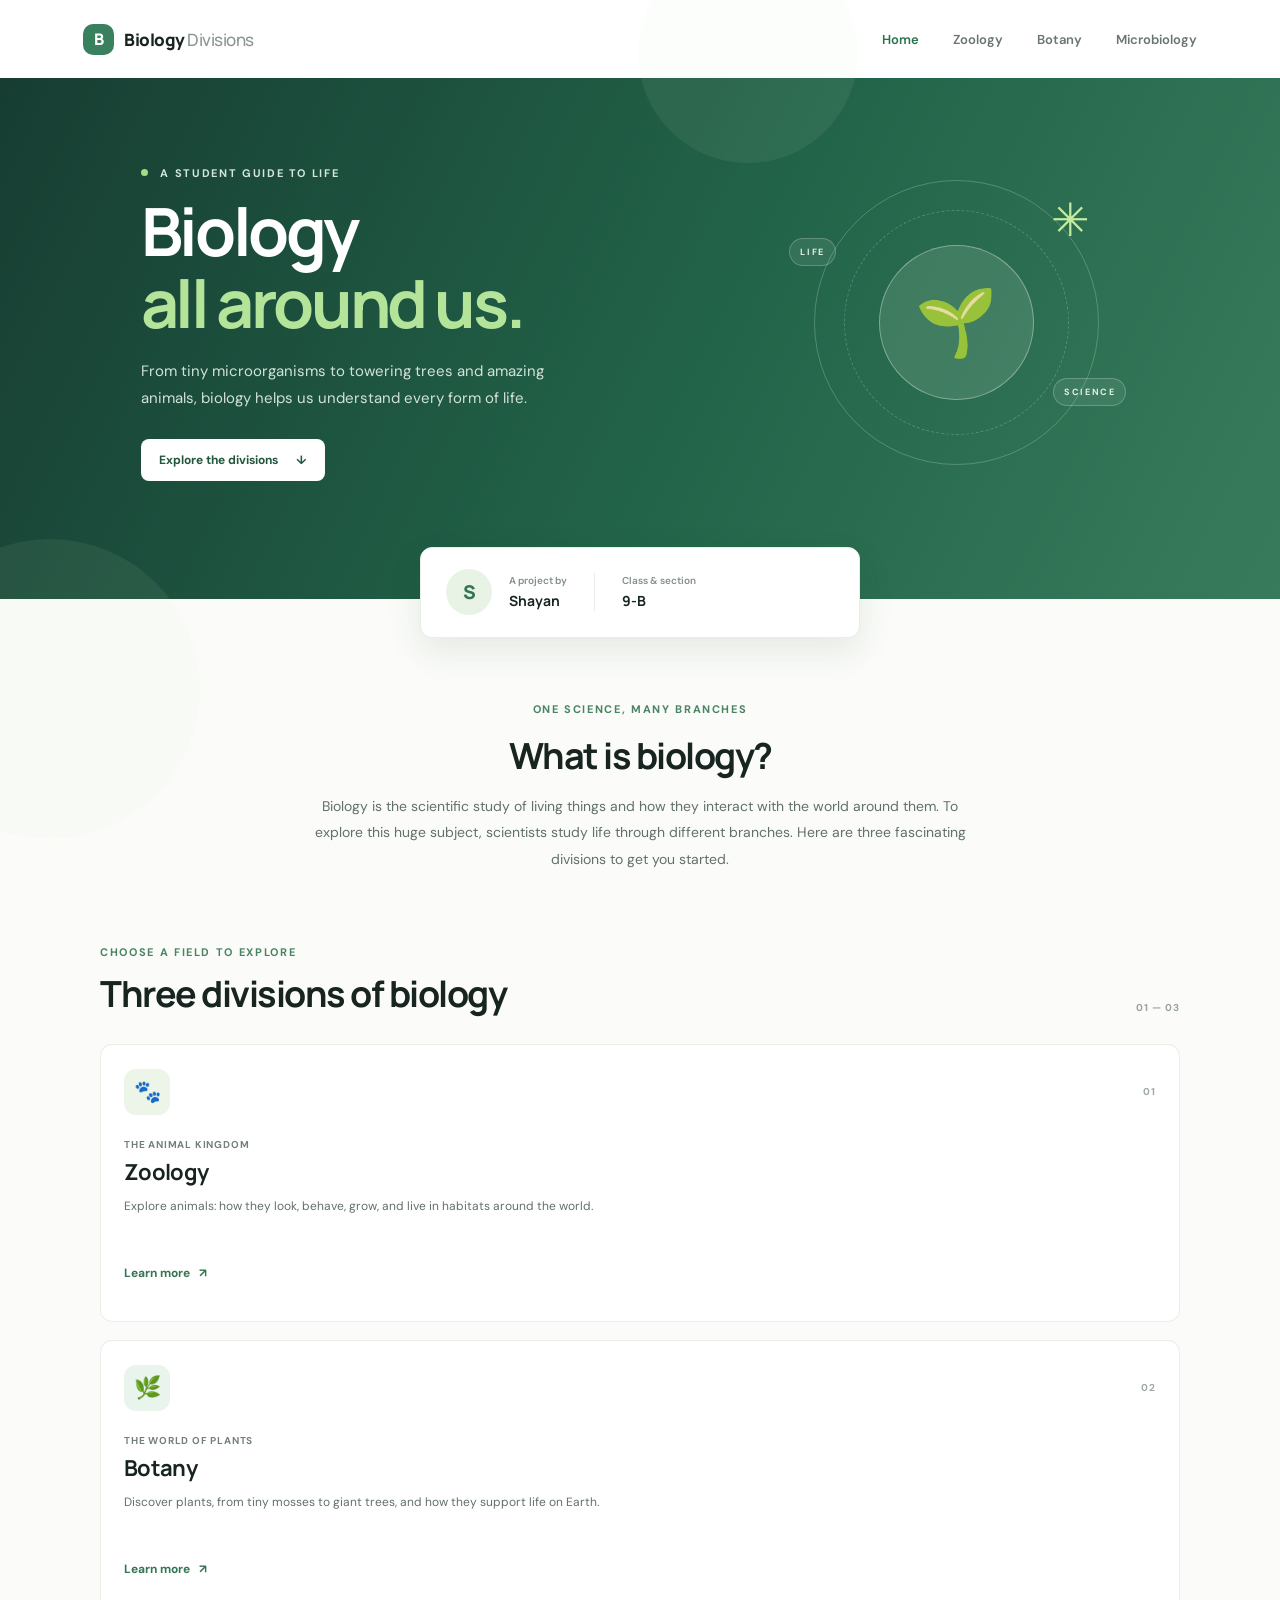
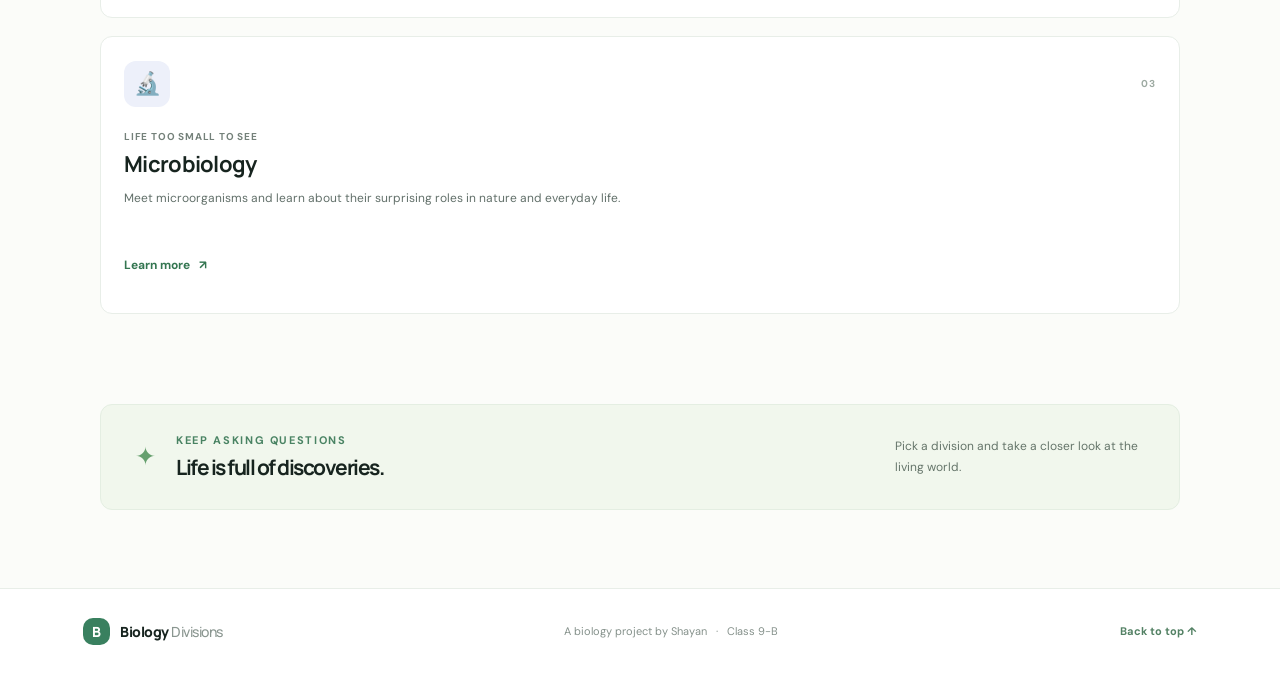
<file: index.html>
<!doctype html>
<html lang="en">
<head>
  <meta charset="utf-8">
  <meta name="viewport" content="width=device-width, initial-scale=1">
  <meta name="description" content="A student-friendly introduction to the three major divisions of biology: zoology, botany, and microbiology.">
  <title>Biology Divisions | Shayan's Class Project</title>
  <link rel="stylesheet" href="index.css">
  <script src="index.js" defer></script>
</head>
<body id="top">
  <header class="site-header">
    <a class="brand" href="index.html" aria-label="Biology Divisions home">
      <span class="brand-mark" aria-hidden="true">B</span>
      <span>Biology <span class="brand-light">Divisions</span></span>
    </a>
    <nav aria-label="Main navigation">
      <a class="active" href="index.html" aria-current="page">Home</a>
      <a href="zoology.html">Zoology</a>
      <a href="botany.html">Botany</a>
      <a href="microbiology.html">Microbiology</a>
    </nav>
  </header>

  <main>
    <section class="hero">
      <div class="hero-orb orb-one" aria-hidden="true"></div>
      <div class="hero-orb orb-two" aria-hidden="true"></div>
      <div class="hero-content" data-reveal>
        <p class="eyebrow"><span class="eyebrow-dot"></span> A student guide to life</p>
        <h1>Biology<br><span>all around us.</span></h1>
        <p class="hero-copy">From tiny microorganisms to towering trees and amazing animals, biology helps us understand every form of life.</p>
        <a class="button button-light" href="#divisions">Explore the divisions <span aria-hidden="true">↓</span></a>
      </div>
      <div class="hero-art" aria-hidden="true">
        <div class="art-ring ring-one"></div>
        <div class="art-ring ring-two"></div>
        <div class="art-leaf">✳</div>
        <div class="art-center">🌱</div>
        <span class="art-label label-one">LIFE</span>
        <span class="art-label label-two">SCIENCE</span>
      </div>
      <aside class="student-card" data-reveal aria-label="Student project details">
        <div class="student-avatar" aria-hidden="true">S</div>
        <div class="student-info">
          <span class="student-label">A project by</span>
          <strong>Shayan</strong>
        </div>
        <span class="student-divider" aria-hidden="true"></span>
        <div class="student-info">
          <span class="student-label">Class &amp; section</span>
          <strong>9-B</strong>
        </div>
      </aside>
    </section>

    <section class="intro section-wrap" data-reveal>
      <p class="eyebrow eyebrow-green">One science, many branches</p>
      <h2>What is biology?</h2>
      <p class="intro-copy">Biology is the scientific study of living things and how they interact with the world around them. To explore this huge subject, scientists study life through different branches. Here are three fascinating divisions to get you started.</p>
    </section>

    <section class="divisions section-wrap" id="divisions">
      <div class="section-heading" data-reveal>
        <div>
          <p class="eyebrow eyebrow-green">Choose a field to explore</p>
          <h2>Three divisions of biology</h2>
        </div>
        <span class="section-count">01 — 03</span>
      </div>
      <div class="division-grid">
        <article class="division-card card-zoology" data-reveal>
          <div class="card-top"><span class="card-icon" aria-hidden="true">🐾</span><span class="card-number">01</span></div>
          <p class="card-kicker">The animal kingdom</p>
          <h3>Zoology</h3>
          <p>Explore animals: how they look, behave, grow, and live in habitats around the world.</p>
          <a class="text-link" href="zoology.html">Learn more <span aria-hidden="true">↗</span></a>
        </article>
        <article class="division-card card-botany" data-reveal>
          <div class="card-top"><span class="card-icon" aria-hidden="true">🌿</span><span class="card-number">02</span></div>
          <p class="card-kicker">The world of plants</p>
          <h3>Botany</h3>
          <p>Discover plants, from tiny mosses to giant trees, and how they support life on Earth.</p>
          <a class="text-link" href="botany.html">Learn more <span aria-hidden="true">↗</span></a>
        </article>
        <article class="division-card card-microbiology" data-reveal>
          <div class="card-top"><span class="card-icon" aria-hidden="true">🔬</span><span class="card-number">03</span></div>
          <p class="card-kicker">Life too small to see</p>
          <h3>Microbiology</h3>
          <p>Meet microorganisms and learn about their surprising roles in nature and everyday life.</p>
          <a class="text-link" href="microbiology.html">Learn more <span aria-hidden="true">↗</span></a>
        </article>
      </div>
    </section>

    <section class="closing section-wrap" data-reveal>
      <span class="closing-icon" aria-hidden="true">✦</span>
      <div>
        <p class="eyebrow eyebrow-green">Keep asking questions</p>
        <h2>Life is full of discoveries.</h2>
      </div>
      <p>Pick a division and take a closer look at the living world.</p>
    </section>
  </main>

  <footer class="site-footer">
    <a class="brand footer-brand" href="index.html"><span class="brand-mark" aria-hidden="true">B</span><span>Biology <span class="brand-light">Divisions</span></span></a>
    <p>A biology project by Shayan <span aria-hidden="true">·</span> Class 9-B</p>
    <a class="back-top" href="#top">Back to top ↑</a>
  </footer>
</body>
</html>
</file>
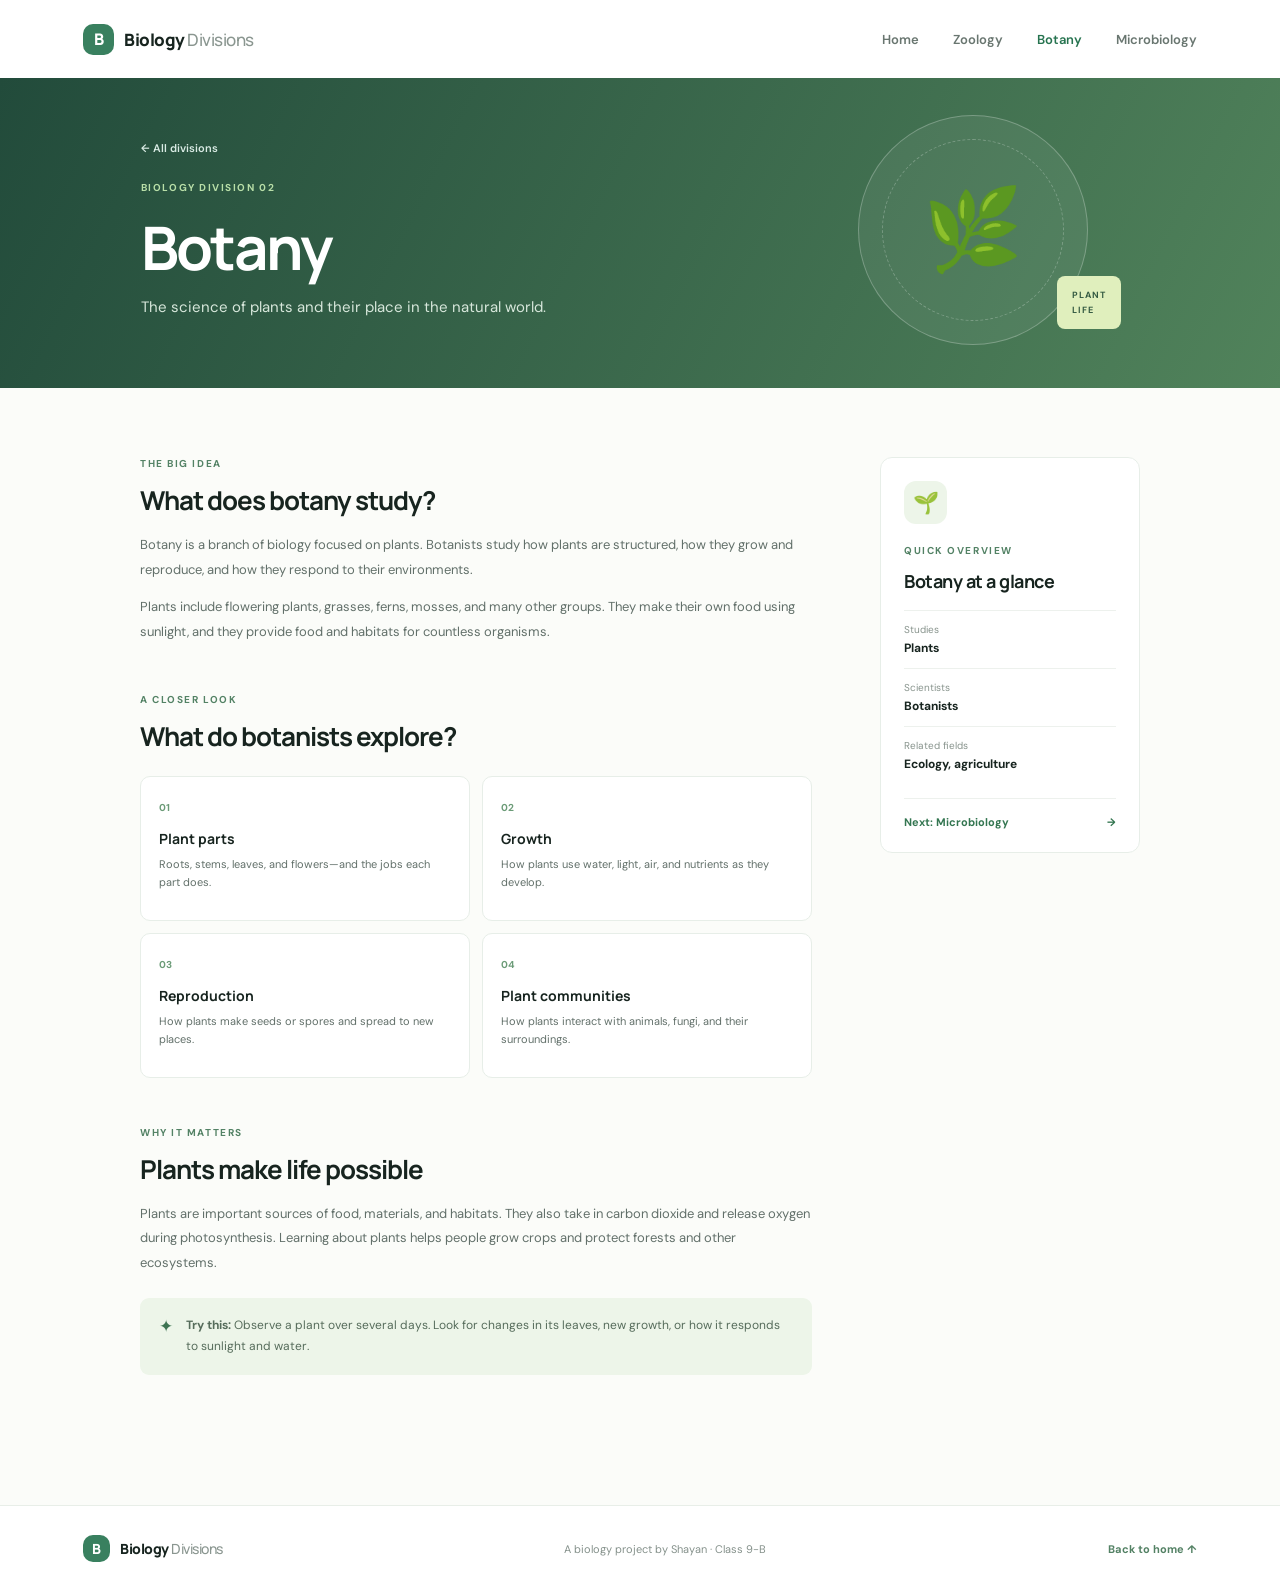
<file: botany.html>
<!doctype html>
<html lang="en">
<head>
  <meta charset="utf-8">
  <meta name="viewport" content="width=device-width, initial-scale=1">
  <meta name="description" content="Learn what botany studies, how plants grow, and why plant science matters.">
  <title>Botany | Biology Divisions</title>
  <link rel="stylesheet" href="botany.css">
  <script src="botany.js" defer></script>
</head>
<body class="botany-page">
  <header class="site-header">
    <a class="brand" href="index.html"><span class="brand-mark" aria-hidden="true">B</span><span>Biology <span class="brand-light">Divisions</span></span></a>
    <nav aria-label="Main navigation">
      <a href="index.html">Home</a><a href="zoology.html">Zoology</a><a class="active" href="botany.html" aria-current="page">Botany</a><a href="microbiology.html">Microbiology</a>
    </nav>
  </header>
  <main>
    <section class="subject-hero">
      <div class="hero-copy" data-reveal>
        <a class="breadcrumb" href="index.html">← All divisions</a>
        <p class="eyebrow">Biology division 02</p>
        <h1>Botany</h1>
        <p class="lead">The science of plants and their place in the natural world.</p>
      </div>
      <div class="hero-illustration" aria-hidden="true"><span>🌿</span><i></i><b>PLANT<br>LIFE</b></div>
    </section>
    <section class="content-layout">
      <article class="main-content">
        <section class="article-section" data-reveal>
          <p class="eyebrow">The big idea</p>
          <h2>What does botany study?</h2>
          <p>Botany is a branch of biology focused on plants. Botanists study how plants are structured, how they grow and reproduce, and how they respond to their environments.</p>
          <p>Plants include flowering plants, grasses, ferns, mosses, and many other groups. They make their own food using sunlight, and they provide food and habitats for countless organisms.</p>
        </section>
        <section class="article-section" data-reveal>
          <p class="eyebrow">A closer look</p>
          <h2>What do botanists explore?</h2>
          <div class="topic-grid">
            <div class="topic"><span>01</span><h3>Plant parts</h3><p>Roots, stems, leaves, and flowers—and the jobs each part does.</p></div>
            <div class="topic"><span>02</span><h3>Growth</h3><p>How plants use water, light, air, and nutrients as they develop.</p></div>
            <div class="topic"><span>03</span><h3>Reproduction</h3><p>How plants make seeds or spores and spread to new places.</p></div>
            <div class="topic"><span>04</span><h3>Plant communities</h3><p>How plants interact with animals, fungi, and their surroundings.</p></div>
          </div>
        </section>
        <section class="article-section" data-reveal>
          <p class="eyebrow">Why it matters</p>
          <h2>Plants make life possible</h2>
          <p>Plants are important sources of food, materials, and habitats. They also take in carbon dioxide and release oxygen during photosynthesis. Learning about plants helps people grow crops and protect forests and other ecosystems.</p>
          <div class="fact-box"><span aria-hidden="true">✦</span><p><strong>Try this:</strong> Observe a plant over several days. Look for changes in its leaves, new growth, or how it responds to sunlight and water.</p></div>
        </section>
      </article>
      <aside class="side-card" data-reveal>
        <span class="side-icon" aria-hidden="true">🌱</span>
        <p class="eyebrow">Quick overview</p>
        <h2>Botany at a glance</h2>
        <dl><div><dt>Studies</dt><dd>Plants</dd></div><div><dt>Scientists</dt><dd>Botanists</dd></div><div><dt>Related fields</dt><dd>Ecology, agriculture</dd></div></dl>
        <a class="side-link" href="microbiology.html">Next: Microbiology <span aria-hidden="true">→</span></a>
      </aside>
    </section>
  </main>
  <footer class="site-footer"><a class="brand footer-brand" href="index.html"><span class="brand-mark" aria-hidden="true">B</span><span>Biology <span class="brand-light">Divisions</span></span></a><p>A biology project by Shayan · Class 9-B</p><a class="back-top" href="index.html">Back to home ↑</a></footer>
</body>
</html>
</file>
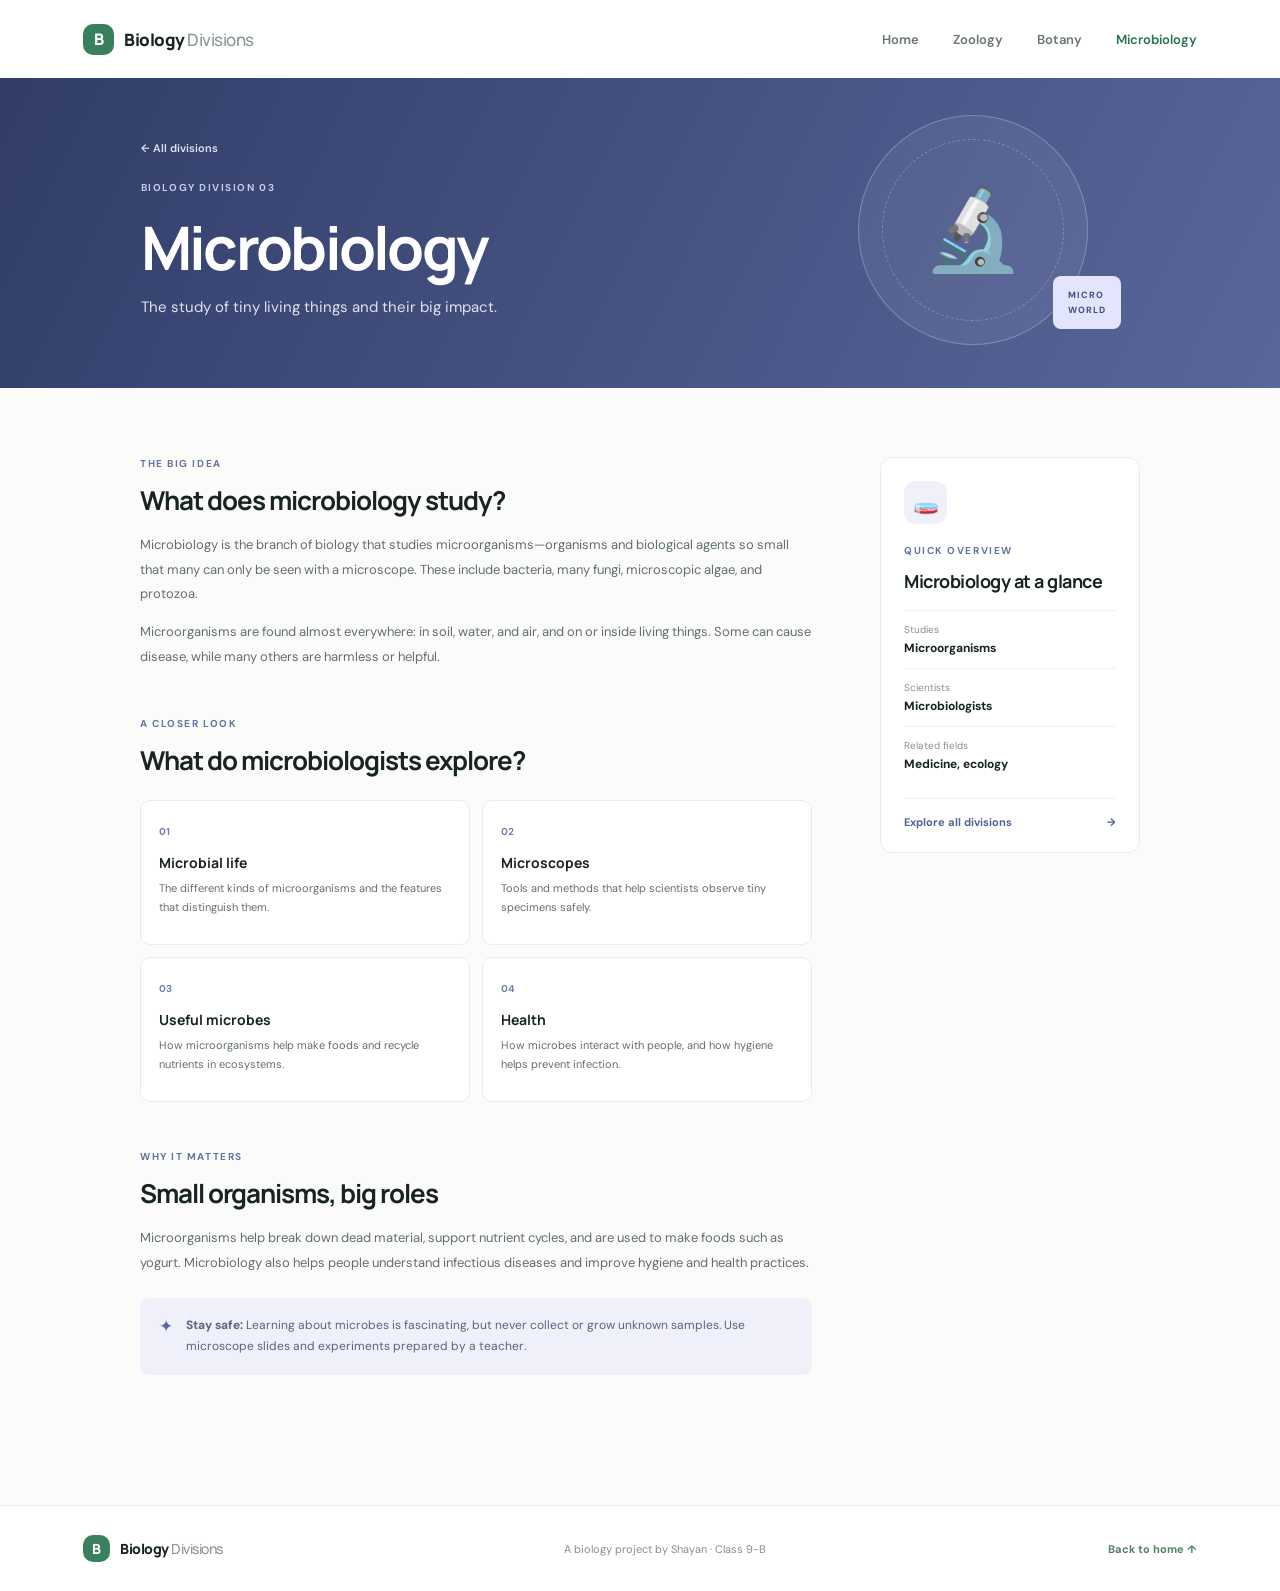
<file: microbiology.html>
<!doctype html>
<html lang="en">
<head>
  <meta charset="utf-8">
  <meta name="viewport" content="width=device-width, initial-scale=1">
  <meta name="description" content="Learn what microbiology studies and how microscopic life affects people and the planet.">
  <title>Microbiology | Biology Divisions</title>
  <link rel="stylesheet" href="microbiology.css">
  <script src="microbiology.js" defer></script>
</head>
<body class="microbiology-page">
  <header class="site-header">
    <a class="brand" href="index.html"><span class="brand-mark" aria-hidden="true">B</span><span>Biology <span class="brand-light">Divisions</span></span></a>
    <nav aria-label="Main navigation">
      <a href="index.html">Home</a><a href="zoology.html">Zoology</a><a href="botany.html">Botany</a><a class="active" href="microbiology.html" aria-current="page">Microbiology</a>
    </nav>
  </header>
  <main>
    <section class="subject-hero">
      <div class="hero-copy" data-reveal>
        <a class="breadcrumb" href="index.html">← All divisions</a>
        <p class="eyebrow">Biology division 03</p>
        <h1>Microbiology</h1>
        <p class="lead">The study of tiny living things and their big impact.</p>
      </div>
      <div class="hero-illustration" aria-hidden="true"><span>🔬</span><i></i><b>MICRO<br>WORLD</b></div>
    </section>
    <section class="content-layout">
      <article class="main-content">
        <section class="article-section" data-reveal>
          <p class="eyebrow">The big idea</p>
          <h2>What does microbiology study?</h2>
          <p>Microbiology is the branch of biology that studies microorganisms—organisms and biological agents so small that many can only be seen with a microscope. These include bacteria, many fungi, microscopic algae, and protozoa.</p>
          <p>Microorganisms are found almost everywhere: in soil, water, and air, and on or inside living things. Some can cause disease, while many others are harmless or helpful.</p>
        </section>
        <section class="article-section" data-reveal>
          <p class="eyebrow">A closer look</p>
          <h2>What do microbiologists explore?</h2>
          <div class="topic-grid">
            <div class="topic"><span>01</span><h3>Microbial life</h3><p>The different kinds of microorganisms and the features that distinguish them.</p></div>
            <div class="topic"><span>02</span><h3>Microscopes</h3><p>Tools and methods that help scientists observe tiny specimens safely.</p></div>
            <div class="topic"><span>03</span><h3>Useful microbes</h3><p>How microorganisms help make foods and recycle nutrients in ecosystems.</p></div>
            <div class="topic"><span>04</span><h3>Health</h3><p>How microbes interact with people, and how hygiene helps prevent infection.</p></div>
          </div>
        </section>
        <section class="article-section" data-reveal>
          <p class="eyebrow">Why it matters</p>
          <h2>Small organisms, big roles</h2>
          <p>Microorganisms help break down dead material, support nutrient cycles, and are used to make foods such as yogurt. Microbiology also helps people understand infectious diseases and improve hygiene and health practices.</p>
          <div class="fact-box"><span aria-hidden="true">✦</span><p><strong>Stay safe:</strong> Learning about microbes is fascinating, but never collect or grow unknown samples. Use microscope slides and experiments prepared by a teacher.</p></div>
        </section>
      </article>
      <aside class="side-card" data-reveal>
        <span class="side-icon" aria-hidden="true">🧫</span>
        <p class="eyebrow">Quick overview</p>
        <h2>Microbiology at a glance</h2>
        <dl><div><dt>Studies</dt><dd>Microorganisms</dd></div><div><dt>Scientists</dt><dd>Microbiologists</dd></div><div><dt>Related fields</dt><dd>Medicine, ecology</dd></div></dl>
        <a class="side-link" href="index.html#divisions">Explore all divisions <span aria-hidden="true">→</span></a>
      </aside>
    </section>
  </main>
  <footer class="site-footer"><a class="brand footer-brand" href="index.html"><span class="brand-mark" aria-hidden="true">B</span><span>Biology <span class="brand-light">Divisions</span></span></a><p>A biology project by Shayan · Class 9-B</p><a class="back-top" href="index.html">Back to home ↑</a></footer>
</body>
</html>
</file>
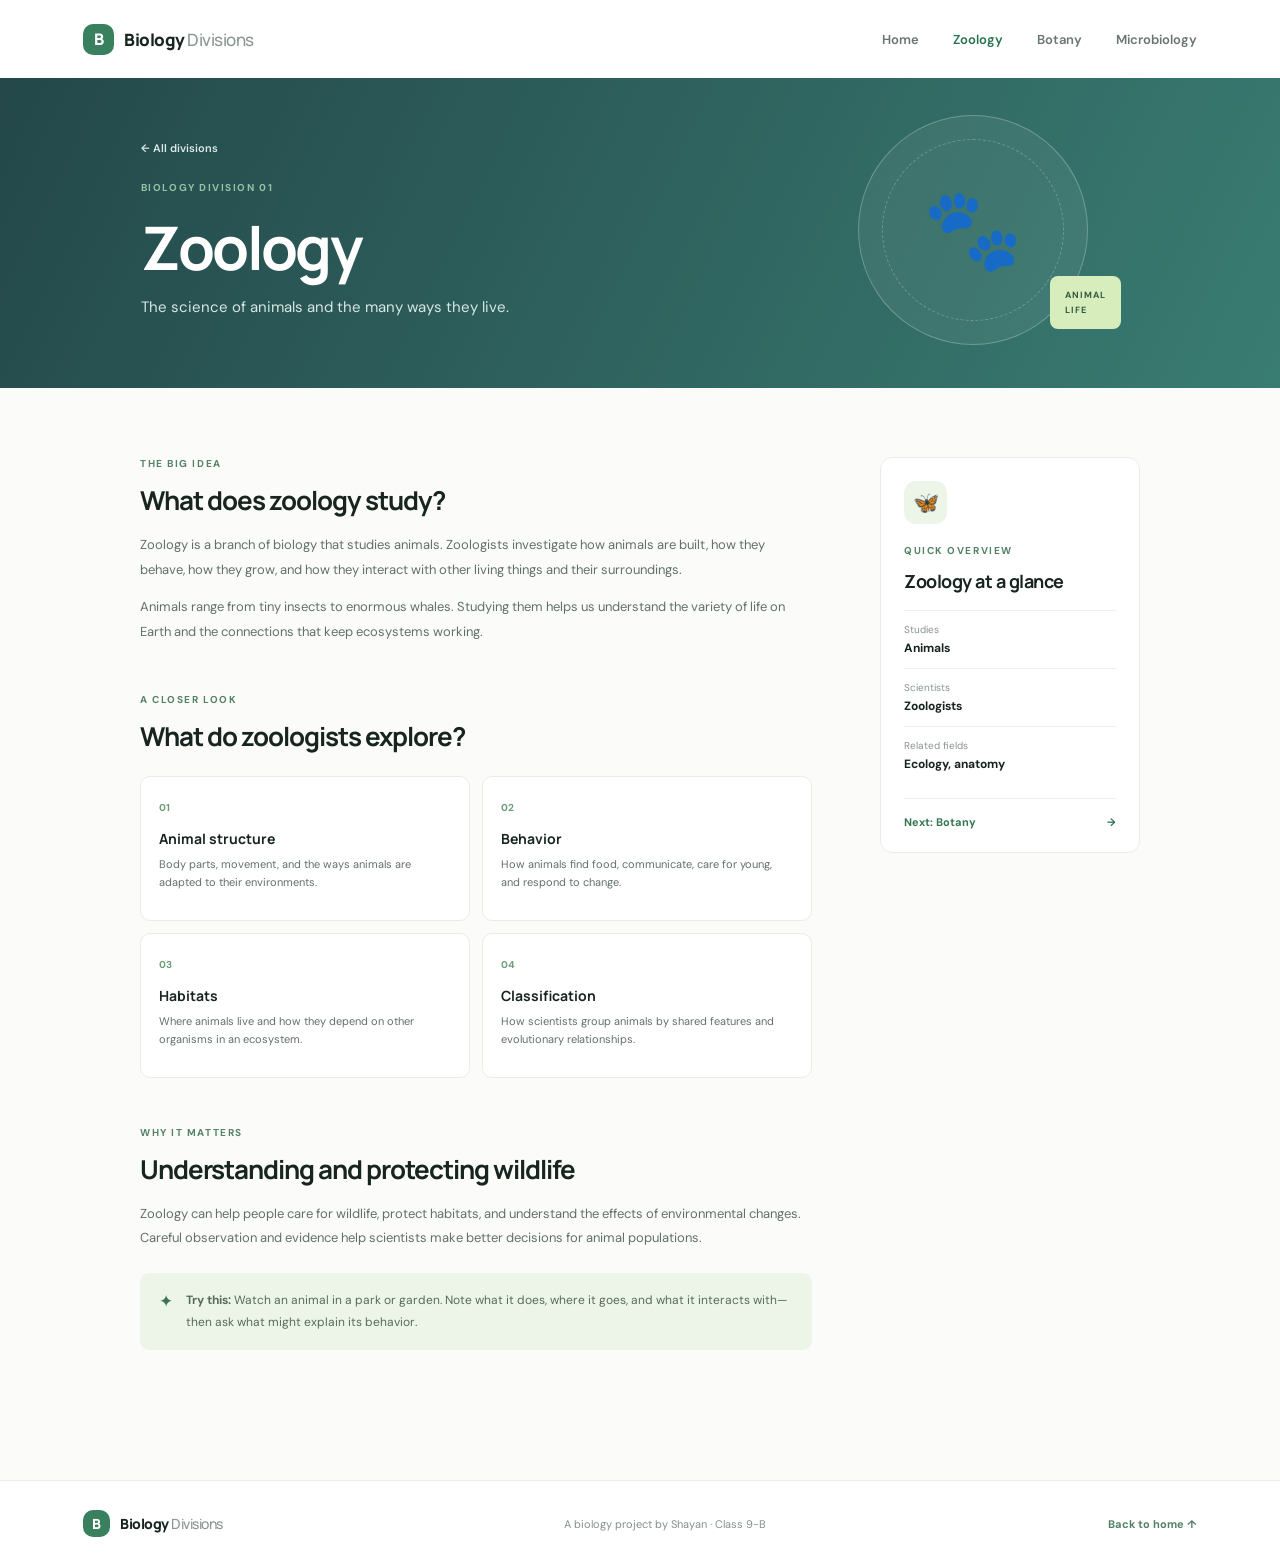
<file: zoology.html>
<!doctype html>
<html lang="en">
<head>
  <meta charset="utf-8">
  <meta name="viewport" content="width=device-width, initial-scale=1">
  <meta name="description" content="Learn what zoology studies, how animals live, and why animal science matters.">
  <title>Zoology | Biology Divisions</title>
  <link rel="stylesheet" href="zoology.css">
  <script src="zoology.js" defer></script>
</head>
<body class="zoology-page">
  <header class="site-header">
    <a class="brand" href="index.html"><span class="brand-mark" aria-hidden="true">B</span><span>Biology <span class="brand-light">Divisions</span></span></a>
    <nav aria-label="Main navigation">
      <a href="index.html">Home</a><a class="active" href="zoology.html" aria-current="page">Zoology</a><a href="botany.html">Botany</a><a href="microbiology.html">Microbiology</a>
    </nav>
  </header>
  <main>
    <section class="subject-hero">
      <div class="hero-copy" data-reveal>
        <a class="breadcrumb" href="index.html">← All divisions</a>
        <p class="eyebrow">Biology division 01</p>
        <h1>Zoology</h1>
        <p class="lead">The science of animals and the many ways they live.</p>
      </div>
      <div class="hero-illustration" aria-hidden="true"><span>🐾</span><i></i><b>ANIMAL<br>LIFE</b></div>
    </section>
    <section class="content-layout">
      <article class="main-content">
        <section class="article-section" data-reveal>
          <p class="eyebrow">The big idea</p>
          <h2>What does zoology study?</h2>
          <p>Zoology is a branch of biology that studies animals. Zoologists investigate how animals are built, how they behave, how they grow, and how they interact with other living things and their surroundings.</p>
          <p>Animals range from tiny insects to enormous whales. Studying them helps us understand the variety of life on Earth and the connections that keep ecosystems working.</p>
        </section>
        <section class="article-section" data-reveal>
          <p class="eyebrow">A closer look</p>
          <h2>What do zoologists explore?</h2>
          <div class="topic-grid">
            <div class="topic"><span>01</span><h3>Animal structure</h3><p>Body parts, movement, and the ways animals are adapted to their environments.</p></div>
            <div class="topic"><span>02</span><h3>Behavior</h3><p>How animals find food, communicate, care for young, and respond to change.</p></div>
            <div class="topic"><span>03</span><h3>Habitats</h3><p>Where animals live and how they depend on other organisms in an ecosystem.</p></div>
            <div class="topic"><span>04</span><h3>Classification</h3><p>How scientists group animals by shared features and evolutionary relationships.</p></div>
          </div>
        </section>
        <section class="article-section" data-reveal>
          <p class="eyebrow">Why it matters</p>
          <h2>Understanding and protecting wildlife</h2>
          <p>Zoology can help people care for wildlife, protect habitats, and understand the effects of environmental changes. Careful observation and evidence help scientists make better decisions for animal populations.</p>
          <div class="fact-box"><span aria-hidden="true">✦</span><p><strong>Try this:</strong> Watch an animal in a park or garden. Note what it does, where it goes, and what it interacts with—then ask what might explain its behavior.</p></div>
        </section>
      </article>
      <aside class="side-card" data-reveal>
        <span class="side-icon" aria-hidden="true">🦋</span>
        <p class="eyebrow">Quick overview</p>
        <h2>Zoology at a glance</h2>
        <dl><div><dt>Studies</dt><dd>Animals</dd></div><div><dt>Scientists</dt><dd>Zoologists</dd></div><div><dt>Related fields</dt><dd>Ecology, anatomy</dd></div></dl>
        <a class="side-link" href="botany.html">Next: Botany <span aria-hidden="true">→</span></a>
      </aside>
    </section>
  </main>
  <footer class="site-footer"><a class="brand footer-brand" href="index.html"><span class="brand-mark" aria-hidden="true">B</span><span>Biology <span class="brand-light">Divisions</span></span></a><p>A biology project by Shayan · Class 9-B</p><a class="back-top" href="index.html">Back to home ↑</a></footer>
</body>
</html>
</file>
<file: index.css>
@import url('https://fonts.googleapis.com/css2?family=DM+Sans:wght@400;500;600;700&family=Manrope:wght@400;500;600;700;800&display=swap');

:root {
  color-scheme: light;
  --ink: #17241f;
  --muted: #62706a;
  --green: #2e7658;
  --paper: #fbfcf9;
  --line: #e8eee8;
  font-family: "DM Sans", "Segoe UI", sans-serif;
}

* { box-sizing: border-box; }
html { scroll-behavior: smooth; }
body { margin: 0; background: var(--paper); color: var(--ink); }
a { color: inherit; text-decoration: none; }
.site-header { height: 78px; padding: 0 max(6.5vw, 24px); display: flex; align-items: center; justify-content: space-between; background: #fff; }
.brand { display: inline-flex; gap: 10px; align-items: center; font: 800 17px Manrope, sans-serif; letter-spacing: -.5px; }
.brand-mark { width: 31px; height: 31px; display: grid; place-items: center; border-radius: 10px; color: #fff; background: #39805f; font: 800 16px Manrope, sans-serif; }
.brand-light { color: #8a9690; font-weight: 500; }
nav { display: flex; align-items: center; gap: 34px; }
nav a { color: #697670; font-size: 13px; font-weight: 600; transition: color .2s ease; }
nav a:hover, nav a.active { color: #26734f; }
.hero { position: relative; min-height: 510px; padding: 88px max(11vw, 32px) 118px; overflow: visible; color: #fff; background: linear-gradient(116deg, #173d32 0%, #226449 55%, #387b5c 100%); }
.hero-content { position: relative; z-index: 2; max-width: 510px; }
.eyebrow { margin: 0 0 15px; color: #d3e6dc; font-size: 11px; font-weight: 700; letter-spacing: 1.65px; text-transform: uppercase; }
.eyebrow-dot { width: 7px; height: 7px; margin-right: 8px; display: inline-block; border-radius: 50%; background: #a7d987; vertical-align: 1px; }
h1, h2, h3, p { margin-top: 0; }
h1, h2, h3 { font-family: Manrope, "Segoe UI", sans-serif; }
h1 { margin-bottom: 19px; font-size: clamp(42px, 5.2vw, 67px); line-height: 1.08; letter-spacing: -3.4px; }
h1 span { color: #b4e49a; }
.hero-copy { max-width: 440px; margin-bottom: 27px; color: #d2e2da; font-size: 15px; line-height: 1.8; }
.button { display: inline-flex; gap: 18px; align-items: center; padding: 13px 18px; border-radius: 8px; font-size: 12px; font-weight: 700; transition: transform .2s ease, background .2s ease; }
.button:hover { transform: translateY(-2px); }
.button-light { color: #22563e; background: #fff; }
.button-light:hover { background: #f0f7ed; }
.hero-art { position: absolute; width: 340px; height: 340px; top: 74px; right: 12%; display: grid; place-items: center; }
.art-ring { position: absolute; border: 1px solid rgba(220, 244, 224, .24); border-radius: 50%; }
.ring-one { width: 285px; height: 285px; }
.ring-two { width: 225px; height: 225px; border-style: dashed; }
.art-center { width: 155px; height: 155px; display: grid; place-items: center; border: 1px solid rgba(255,255,255,.35); border-radius: 50%; background: rgba(233, 255, 229, .12); font-size: 66px; }
.art-leaf { position: absolute; top: 38px; right: 36px; color: #c3ec9f; font-size: 46px; }
.art-label { position: absolute; padding: 7px 10px; border: 1px solid rgba(255,255,255,.22); border-radius: 20px; background: rgba(255,255,255,.08); color: #e2f0e5; font-size: 9px; font-weight: 700; letter-spacing: 1.6px; }
.label-one { top: 86px; left: 3px; }
.label-two { right: 0; bottom: 86px; }
.hero-orb { position: absolute; border-radius: 50%; background: rgba(211, 240, 196, .07); }
.orb-one { width: 220px; height: 220px; top: -135px; right: 33%; }
.orb-two { width: 300px; height: 300px; bottom: -240px; left: -100px; }
.student-card { position: absolute; z-index: 3; left: 50%; bottom: -39px; width: min(440px, calc(100% - 40px)); min-height: 91px; padding: 17px 25px; display: flex; align-items: center; gap: 17px; transform: translateX(-50%); border: 1px solid #e8eee8; border-radius: 12px; background: #fff; box-shadow: 0 13px 34px rgba(27, 55, 39, .1); color: var(--ink); }
.student-avatar { width: 46px; height: 46px; display: grid; place-items: center; border-radius: 50%; background: #e8f3e5; color: #367552; font: 800 19px Manrope, sans-serif; }
.student-info { display: grid; gap: 4px; }
.student-label { color: #829089; font-size: 10px; font-weight: 600; }
.student-info strong { font: 700 14px Manrope, sans-serif; }
.student-divider { width: 1px; height: 38px; margin: 0 10px; background: #e7ece7; }
.section-wrap { width: min(1080px, calc(100% - 48px)); margin-right: auto; margin-left: auto; }
.intro { padding-top: 103px; padding-bottom: 63px; text-align: center; }
.eyebrow-green { color: #498363; }
.intro h2, .section-heading h2, .closing h2 { margin-bottom: 13px; font-size: clamp(27px, 3vw, 36px); letter-spacing: -1.5px; }
.intro-copy { max-width: 675px; margin: 0 auto; color: var(--muted); font-size: 14px; line-height: 1.9; }
.divisions { padding: 9px 0 90px; }
.section-heading { margin-bottom: 26px; display: flex; align-items: end; justify-content: space-between; }
.section-heading .eyebrow { margin-bottom: 10px; }
.section-heading h2 { margin-bottom: 0; }
.section-count { padding-bottom: 4px; color: #97a39c; font-size: 10px; font-weight: 700; letter-spacing: 1px; }
.division-grid { display: grid; grid-template-columns: 1fr; gap: 18px; }
.division-card { min-height: 278px; padding: 24px 23px 22px; border: 1px solid var(--line); border-radius: 12px; background: #fff; transition: transform .25s ease, box-shadow .25s ease; }
.division-card:hover { transform: translateY(-5px); box-shadow: 0 15px 32px rgba(24, 57, 39, .08); }
.card-top { margin-bottom: 23px; display: flex; align-items: center; justify-content: space-between; }
.card-icon { width: 46px; height: 46px; display: grid; place-items: center; border-radius: 12px; background: #edf5e9; font-size: 22px; }
.card-number { color: #9daaa2; font-size: 10px; font-weight: 700; letter-spacing: 1px; }
.card-botany .card-icon { background: #e9f4ed; }
.card-microbiology .card-icon { background: #edf0fa; }
.card-kicker { margin-bottom: 6px; color: #74817a; font-size: 10px; font-weight: 700; letter-spacing: .8px; text-transform: uppercase; }
.division-card h3 { margin-bottom: 9px; font-size: 22px; letter-spacing: -.7px; }
.division-card > p:not(.card-kicker) { min-height: 48px; margin-bottom: 17px; color: var(--muted); font-size: 12px; line-height: 1.7; }
.text-link { display: inline-flex; gap: 9px; align-items: center; color: #347651; font-size: 12px; font-weight: 700; }
.text-link span { transition: transform .2s ease; }
.text-link:hover span { transform: translate(2px, -2px); }
.closing { margin-bottom: 78px; padding: 28px 34px; display: flex; align-items: center; gap: 20px; border: 1px solid #e4eee2; border-radius: 12px; background: #f1f7ed; }
.closing-icon { color: #66a06e; font-size: 25px; }
.closing .eyebrow { margin-bottom: 6px; }
.closing h2 { margin: 0; font-size: 21px; }
.closing > p { max-width: 250px; margin: 0 0 0 auto; color: #65756a; font-size: 12px; line-height: 1.7; }
.site-footer { min-height: 86px; padding: 20px max(6.5vw, 24px); display: flex; align-items: center; justify-content: space-between; border-top: 1px solid #e8eee8; background: #fff; }
.footer-brand { font-size: 14px; }
.footer-brand .brand-mark { width: 27px; height: 27px; font-size: 14px; }
.site-footer > p { margin: 0; color: #85918b; font-size: 11px; }
.site-footer > p span { padding: 0 6px; }
.back-top { color: #538164; font-size: 11px; font-weight: 700; }
[data-reveal] { opacity: 1; transform: none; }
.js-ready [data-reveal] { opacity: 0; transform: translateY(16px); transition: opacity .65s ease, transform .65s ease; }
.js-ready [data-reveal].is-visible { opacity: 1; transform: translateY(0); }
.js-ready .student-card[data-reveal] { transform: translate(-50%, 16px); }
.js-ready .student-card[data-reveal].is-visible { transform: translate(-50%, 0); }
@media (max-width: 800px) {
  .hero { padding-left: 8vw; }
  .hero-art { right: 1%; transform: scale(.8); opacity: .8; }
}
@media (max-width: 600px) {
  .site-header { height: auto; min-height: 72px; padding: 15px 20px; align-items: flex-start; gap: 14px; flex-direction: column; }
  nav { width: 100%; gap: 0; justify-content: space-between; }
  nav a { font-size: 11px; }
  .hero { min-height: 480px; padding: 72px 25px 116px; overflow-x: clip; }
  .hero-content { max-width: 100%; }
  h1 { font-size: 47px; letter-spacing: -2.6px; }
  .hero-copy { max-width: 380px; font-size: 13px; }
  .hero-art { top: 50px; right: -120px; transform: scale(.62); opacity: .28; }
  .student-card { padding: 14px 16px; gap: 12px; }
  .student-divider { margin: 0 3px; }
  .intro { padding-top: 91px; padding-bottom: 48px; }
  .section-wrap { width: calc(100% - 36px); }
  .section-heading { align-items: flex-start; gap: 10px; }
  .section-heading h2 { max-width: 260px; }
  .division-grid { grid-template-columns: 1fr; }
  .division-card:last-child { grid-column: auto; }
  .division-card { min-height: 0; }
  .division-card > p:not(.card-kicker) { min-height: 0; }
  .closing { margin-bottom: 48px; padding: 23px; align-items: flex-start; flex-wrap: wrap; }
  .closing > p { max-width: none; margin: 0 0 0 45px; }
  .site-footer { padding: 20px; gap: 12px; flex-wrap: wrap; }
  .site-footer > p { order: 3; width: 100%; }
}
@media (prefers-reduced-motion: reduce) {
  *, *::before, *::after { scroll-behavior: auto !important; transition-duration: .01ms !important; animation-duration: .01ms !important; }
}
</file>
<file: botany.css>
@import url('https://fonts.googleapis.com/css2?family=DM+Sans:wght@400;500;600;700&family=Manrope:wght@400;500;600;700;800&display=swap');
:root { --ink:#17241f; --muted:#62706a; --green:#2e7658; --line:#e7eee8; font-family:"DM Sans","Segoe UI",sans-serif; }
* { box-sizing:border-box; } html { scroll-behavior:smooth; } body { margin:0; color:var(--ink); background:#fbfcf9; } a { color:inherit; text-decoration:none; } h1,h2,h3 { font-family:Manrope,"Segoe UI",sans-serif; }
.site-header { height:78px; padding:0 max(6.5vw,24px); display:flex; align-items:center; justify-content:space-between; background:#fff; }
.brand { display:inline-flex; gap:10px; align-items:center; font:800 17px Manrope,sans-serif; letter-spacing:-.5px; }.brand-mark { width:31px;height:31px;display:grid;place-items:center;border-radius:10px;color:#fff;background:#39805f;font:800 16px Manrope,sans-serif; }.brand-light { color:#8a9690;font-weight:500; } nav { display:flex;gap:34px; } nav a { color:#697670;font-size:13px;font-weight:600; } nav a:hover,nav a.active { color:#26734f; }
.subject-hero { position:relative; min-height:310px; padding:58px max(11vw,32px); overflow:hidden; color:#fff; background:linear-gradient(116deg,#224b3b,#51835b); }.hero-copy { position:relative;z-index:1; }.breadcrumb { display:inline-block;margin-bottom:26px;color:#d9ebe4;font-size:11px;font-weight:600; }.eyebrow { margin:0 0 12px;color:#b9dfa8;font-size:10px;font-weight:700;letter-spacing:1.55px;text-transform:uppercase; }.subject-hero h1 { margin:0 0 9px;font-size:clamp(42px,5vw,60px);letter-spacing:-2.7px; }.lead { margin:0;color:#d7e7db;font-size:15px; }.hero-illustration { position:absolute;right:15%;top:37px;width:230px;height:230px;display:grid;place-items:center;border:1px solid rgba(255,255,255,.25);border-radius:50%;background:rgba(255,255,255,.06); }.hero-illustration span { font-size:80px; }.hero-illustration i { position:absolute;inset:23px;border:1px dashed rgba(255,255,255,.25);border-radius:50%; }.hero-illustration b { position:absolute;right:-34px;bottom:15px;padding:12px 15px;border-radius:8px;background:#e0efbd;color:#345a42;font-size:9px;letter-spacing:1px;line-height:1.6; }
.content-layout { width:min(1000px,calc(100% - 48px));margin:0 auto;padding:69px 0 82px;display:grid;grid-template-columns:minmax(0,1fr) 260px;gap:68px;align-items:start; }.article-section { margin-bottom:48px; }.article-section .eyebrow { color:#538265; }.article-section h2 { margin:0 0 15px;font-size:26px;letter-spacing:-1px; }.article-section > p:not(.eyebrow) { color:var(--muted);font-size:13px;line-height:1.9; }.topic-grid { display:grid;grid-template-columns:1fr 1fr;gap:12px;margin-top:22px; }.topic { min-height:145px;padding:18px;border:1px solid var(--line);border-radius:10px;background:#fff; }.topic span { color:#6b9b77;font-size:10px;font-weight:700; }.topic h3 { margin:13px 0 7px;font-size:14px; }.topic p { margin:0;color:var(--muted);font-size:11px;line-height:1.7; }.fact-box { margin-top:22px;padding:17px 19px;display:flex;gap:13px;border-radius:9px;background:#edf5e9;color:#3e7452; }.fact-box > span { font-size:17px; }.fact-box p { margin:0;color:#566c5b;font-size:12px;line-height:1.8; }.side-card { position:sticky;top:24px;padding:23px;border:1px solid var(--line);border-radius:12px;background:#fff; }.side-icon { width:43px;height:43px;margin-bottom:20px;display:grid;place-items:center;border-radius:12px;background:#edf5e9;font-size:21px; }.side-card .eyebrow { color:#538265; }.side-card h2 { margin:0 0 17px;font-size:18px;letter-spacing:-.5px; }.side-card dl { margin:0; }.side-card dl div { padding:12px 0;border-top:1px solid #edf1ed; }.side-card dt { margin-bottom:4px;color:#87938c;font-size:10px; }.side-card dd { margin:0;font-size:12px;font-weight:700; }.side-link { margin-top:14px;padding-top:16px;display:flex;justify-content:space-between;border-top:1px solid #edf1ed;color:#347651;font-size:11px;font-weight:700; }
.site-footer { min-height:86px;padding:20px max(6.5vw,24px);display:flex;align-items:center;justify-content:space-between;border-top:1px solid #e8eee8;background:#fff; }.footer-brand { font-size:14px; }.footer-brand .brand-mark { width:27px;height:27px;font-size:14px; }.site-footer p { margin:0;color:#85918b;font-size:11px; }.back-top { color:#538164;font-size:11px;font-weight:700; }
[data-reveal] { opacity:1;transform:none; }.js-ready [data-reveal] { opacity:0;transform:translateY(16px);transition:opacity .65s ease,transform .65s ease; }.js-ready [data-reveal].is-visible { opacity:1;transform:translateY(0); }
@media(max-width:700px) { .site-header { height:auto;min-height:72px;padding:15px 20px;align-items:flex-start;gap:14px;flex-direction:column; } nav { width:100%;gap:0;justify-content:space-between; } nav a { font-size:11px; }.subject-hero { padding:45px 25px; }.hero-illustration { right:-82px;opacity:.38;transform:scale(.8); }.content-layout { width:calc(100% - 36px);padding:45px 0;grid-template-columns:1fr;gap:8px; }.side-card { position:static; }.site-footer { padding:20px;gap:12px;flex-wrap:wrap; }.site-footer p { order:3;width:100%; } }
@media(max-width:430px) { nav a { font-size:10px; }.topic-grid { grid-template-columns:1fr; }.topic { min-height:0; } }
@media(prefers-reduced-motion:reduce) { *,*::before,*::after { scroll-behavior:auto!important;transition-duration:.01ms!important;animation-duration:.01ms!important; } }
</file>
<file: microbiology.css>
@import url('https://fonts.googleapis.com/css2?family=DM+Sans:wght@400;500;600;700&family=Manrope:wght@400;500;600;700;800&display=swap');
:root { --ink:#17241f; --muted:#62706a; --green:#2e7658; --line:#e7eee8; font-family:"DM Sans","Segoe UI",sans-serif; }
* { box-sizing:border-box; } html { scroll-behavior:smooth; } body { margin:0; color:var(--ink); background:#fbfcf9; } a { color:inherit; text-decoration:none; } h1,h2,h3 { font-family:Manrope,"Segoe UI",sans-serif; }
.site-header { height:78px; padding:0 max(6.5vw,24px); display:flex; align-items:center; justify-content:space-between; background:#fff; }
.brand { display:inline-flex; gap:10px; align-items:center; font:800 17px Manrope,sans-serif; letter-spacing:-.5px; }.brand-mark { width:31px;height:31px;display:grid;place-items:center;border-radius:10px;color:#fff;background:#39805f;font:800 16px Manrope,sans-serif; }.brand-light { color:#8a9690;font-weight:500; } nav { display:flex;gap:34px; } nav a { color:#697670;font-size:13px;font-weight:600; } nav a:hover,nav a.active { color:#26734f; }
.subject-hero { position:relative; min-height:310px; padding:58px max(11vw,32px); overflow:hidden; color:#fff; background:linear-gradient(116deg,#313d68,#59669a); }.hero-copy { position:relative;z-index:1; }.breadcrumb { display:inline-block;margin-bottom:26px;color:#e0e3f3;font-size:11px;font-weight:600; }.eyebrow { margin:0 0 12px;color:#c3caee;font-size:10px;font-weight:700;letter-spacing:1.55px;text-transform:uppercase; }.subject-hero h1 { margin:0 0 9px;font-size:clamp(42px,5vw,60px);letter-spacing:-2.7px; }.lead { margin:0;color:#e0e2ef;font-size:15px; }.hero-illustration { position:absolute;right:15%;top:37px;width:230px;height:230px;display:grid;place-items:center;border:1px solid rgba(255,255,255,.25);border-radius:50%;background:rgba(255,255,255,.06); }.hero-illustration span { font-size:80px; }.hero-illustration i { position:absolute;inset:23px;border:1px dashed rgba(255,255,255,.25);border-radius:50%; }.hero-illustration b { position:absolute;right:-34px;bottom:15px;padding:12px 15px;border-radius:8px;background:#e3e5fc;color:#424d7b;font-size:9px;letter-spacing:1px;line-height:1.6; }
.content-layout { width:min(1000px,calc(100% - 48px));margin:0 auto;padding:69px 0 82px;display:grid;grid-template-columns:minmax(0,1fr) 260px;gap:68px;align-items:start; }.article-section { margin-bottom:48px; }.article-section .eyebrow { color:#6373a2; }.article-section h2 { margin:0 0 15px;font-size:26px;letter-spacing:-1px; }.article-section > p:not(.eyebrow) { color:var(--muted);font-size:13px;line-height:1.9; }.topic-grid { display:grid;grid-template-columns:1fr 1fr;gap:12px;margin-top:22px; }.topic { min-height:145px;padding:18px;border:1px solid var(--line);border-radius:10px;background:#fff; }.topic span { color:#737fac;font-size:10px;font-weight:700; }.topic h3 { margin:13px 0 7px;font-size:14px; }.topic p { margin:0;color:var(--muted);font-size:11px;line-height:1.7; }.fact-box { margin-top:22px;padding:17px 19px;display:flex;gap:13px;border-radius:9px;background:#eff0fa;color:#5d6a9c; }.fact-box > span { font-size:17px; }.fact-box p { margin:0;color:#5c6381;font-size:12px;line-height:1.8; }.side-card { position:sticky;top:24px;padding:23px;border:1px solid var(--line);border-radius:12px;background:#fff; }.side-icon { width:43px;height:43px;margin-bottom:20px;display:grid;place-items:center;border-radius:12px;background:#eff0fa;font-size:21px; }.side-card .eyebrow { color:#6373a2; }.side-card h2 { margin:0 0 17px;font-size:18px;letter-spacing:-.5px; }.side-card dl { margin:0; }.side-card dl div { padding:12px 0;border-top:1px solid #edf1ed; }.side-card dt { margin-bottom:4px;color:#87938c;font-size:10px; }.side-card dd { margin:0;font-size:12px;font-weight:700; }.side-link { margin-top:14px;padding-top:16px;display:flex;justify-content:space-between;border-top:1px solid #edf1ed;color:#516394;font-size:11px;font-weight:700; }
.site-footer { min-height:86px;padding:20px max(6.5vw,24px);display:flex;align-items:center;justify-content:space-between;border-top:1px solid #e8eee8;background:#fff; }.footer-brand { font-size:14px; }.footer-brand .brand-mark { width:27px;height:27px;font-size:14px; }.site-footer p { margin:0;color:#85918b;font-size:11px; }.back-top { color:#538164;font-size:11px;font-weight:700; }
[data-reveal] { opacity:1;transform:none; }.js-ready [data-reveal] { opacity:0;transform:translateY(16px);transition:opacity .65s ease,transform .65s ease; }.js-ready [data-reveal].is-visible { opacity:1;transform:translateY(0); }
@media(max-width:700px) { .site-header { height:auto;min-height:72px;padding:15px 20px;align-items:flex-start;gap:14px;flex-direction:column; } nav { width:100%;gap:0;justify-content:space-between; } nav a { font-size:11px; }.subject-hero { padding:45px 25px; }.hero-illustration { right:-82px;opacity:.38;transform:scale(.8); }.content-layout { width:calc(100% - 36px);padding:45px 0;grid-template-columns:1fr;gap:8px; }.side-card { position:static; }.site-footer { padding:20px;gap:12px;flex-wrap:wrap; }.site-footer p { order:3;width:100%; } }
@media(max-width:430px) { nav a { font-size:10px; }.topic-grid { grid-template-columns:1fr; }.topic { min-height:0; } }
@media(prefers-reduced-motion:reduce) { *,*::before,*::after { scroll-behavior:auto!important;transition-duration:.01ms!important;animation-duration:.01ms!important; } }
</file>
<file: zoology.css>
@import url('https://fonts.googleapis.com/css2?family=DM+Sans:wght@400;500;600;700&family=Manrope:wght@400;500;600;700;800&display=swap');
:root { --ink:#17241f; --muted:#62706a; --green:#2e7658; --line:#e7eee8; font-family:"DM Sans","Segoe UI",sans-serif; }
* { box-sizing:border-box; } html { scroll-behavior:smooth; } body { margin:0; color:var(--ink); background:#fbfcf9; } a { color:inherit; text-decoration:none; } h1,h2,h3 { font-family:Manrope,"Segoe UI",sans-serif; }
.site-header { height:78px; padding:0 max(6.5vw,24px); display:flex; align-items:center; justify-content:space-between; background:#fff; }
.brand { display:inline-flex; gap:10px; align-items:center; font:800 17px Manrope,sans-serif; letter-spacing:-.5px; }.brand-mark { width:31px;height:31px;display:grid;place-items:center;border-radius:10px;color:#fff;background:#39805f;font:800 16px Manrope,sans-serif; }.brand-light { color:#8a9690;font-weight:500; } nav { display:flex;gap:34px; } nav a { color:#697670;font-size:13px;font-weight:600; } nav a:hover,nav a.active { color:#26734f; }
.subject-hero { position:relative; min-height:310px; padding:58px max(11vw,32px); overflow:hidden; color:#fff; background:linear-gradient(116deg,#24484a,#397c72); }.hero-copy { position:relative;z-index:1; }.breadcrumb { display:inline-block;margin-bottom:26px;color:#d9ebe4;font-size:11px;font-weight:600; }.eyebrow { margin:0 0 12px;color:#95c4a4;font-size:10px;font-weight:700;letter-spacing:1.55px;text-transform:uppercase; }.subject-hero h1 { margin:0 0 9px;font-size:clamp(42px,5vw,60px);letter-spacing:-2.7px; }.lead { margin:0;color:#d7e7e1;font-size:15px; }.hero-illustration { position:absolute;right:15%;top:37px;width:230px;height:230px;display:grid;place-items:center;border:1px solid rgba(255,255,255,.25);border-radius:50%;background:rgba(255,255,255,.06); }.hero-illustration span { font-size:80px; }.hero-illustration i { position:absolute;inset:23px;border:1px dashed rgba(255,255,255,.25);border-radius:50%; }.hero-illustration b { position:absolute;right:-34px;bottom:15px;padding:12px 15px;border-radius:8px;background:#d7edbc;color:#345a42;font-size:9px;letter-spacing:1px;line-height:1.6; }
.content-layout { width:min(1000px,calc(100% - 48px));margin:0 auto;padding:69px 0 82px;display:grid;grid-template-columns:minmax(0,1fr) 260px;gap:68px;align-items:start; }.article-section { margin-bottom:48px; }.article-section .eyebrow { color:#538265; }.article-section h2 { margin:0 0 15px;font-size:26px;letter-spacing:-1px; }.article-section > p:not(.eyebrow) { color:var(--muted);font-size:13px;line-height:1.9; }.topic-grid { display:grid;grid-template-columns:1fr 1fr;gap:12px;margin-top:22px; }.topic { min-height:145px;padding:18px;border:1px solid var(--line);border-radius:10px;background:#fff; }.topic span { color:#6b9b77;font-size:10px;font-weight:700; }.topic h3 { margin:13px 0 7px;font-size:14px; }.topic p { margin:0;color:var(--muted);font-size:11px;line-height:1.7; }.fact-box { margin-top:22px;padding:17px 19px;display:flex;gap:13px;border-radius:9px;background:#edf5e9;color:#3e7452; }.fact-box > span { font-size:17px; }.fact-box p { margin:0;color:#566c5b;font-size:12px;line-height:1.8; }.side-card { position:sticky;top:24px;padding:23px;border:1px solid var(--line);border-radius:12px;background:#fff; }.side-icon { width:43px;height:43px;margin-bottom:20px;display:grid;place-items:center;border-radius:12px;background:#edf5e9;font-size:21px; }.side-card .eyebrow { color:#538265; }.side-card h2 { margin:0 0 17px;font-size:18px;letter-spacing:-.5px; }.side-card dl { margin:0; }.side-card dl div { padding:12px 0;border-top:1px solid #edf1ed; }.side-card dt { margin-bottom:4px;color:#87938c;font-size:10px; }.side-card dd { margin:0;font-size:12px;font-weight:700; }.side-link { margin-top:14px;padding-top:16px;display:flex;justify-content:space-between;border-top:1px solid #edf1ed;color:#347651;font-size:11px;font-weight:700; }
.site-footer { min-height:86px;padding:20px max(6.5vw,24px);display:flex;align-items:center;justify-content:space-between;border-top:1px solid #e8eee8;background:#fff; }.footer-brand { font-size:14px; }.footer-brand .brand-mark { width:27px;height:27px;font-size:14px; }.site-footer p { margin:0;color:#85918b;font-size:11px; }.back-top { color:#538164;font-size:11px;font-weight:700; }
[data-reveal] { opacity:1;transform:none; }.js-ready [data-reveal] { opacity:0;transform:translateY(16px);transition:opacity .65s ease,transform .65s ease; }.js-ready [data-reveal].is-visible { opacity:1;transform:translateY(0); }
@media(max-width:700px) { .site-header { height:auto;min-height:72px;padding:15px 20px;align-items:flex-start;gap:14px;flex-direction:column; } nav { width:100%;gap:0;justify-content:space-between; } nav a { font-size:11px; }.subject-hero { padding:45px 25px; }.hero-illustration { right:-82px;opacity:.38;transform:scale(.8); }.content-layout { width:calc(100% - 36px);padding:45px 0;grid-template-columns:1fr;gap:8px; }.side-card { position:static; }.site-footer { padding:20px;gap:12px;flex-wrap:wrap; }.site-footer p { order:3;width:100%; } }
@media(max-width:430px) { nav a { font-size:10px; }.topic-grid { grid-template-columns:1fr; }.topic { min-height:0; } }
@media(prefers-reduced-motion:reduce) { *,*::before,*::after { scroll-behavior:auto!important;transition-duration:.01ms!important;animation-duration:.01ms!important; } }
</file>
